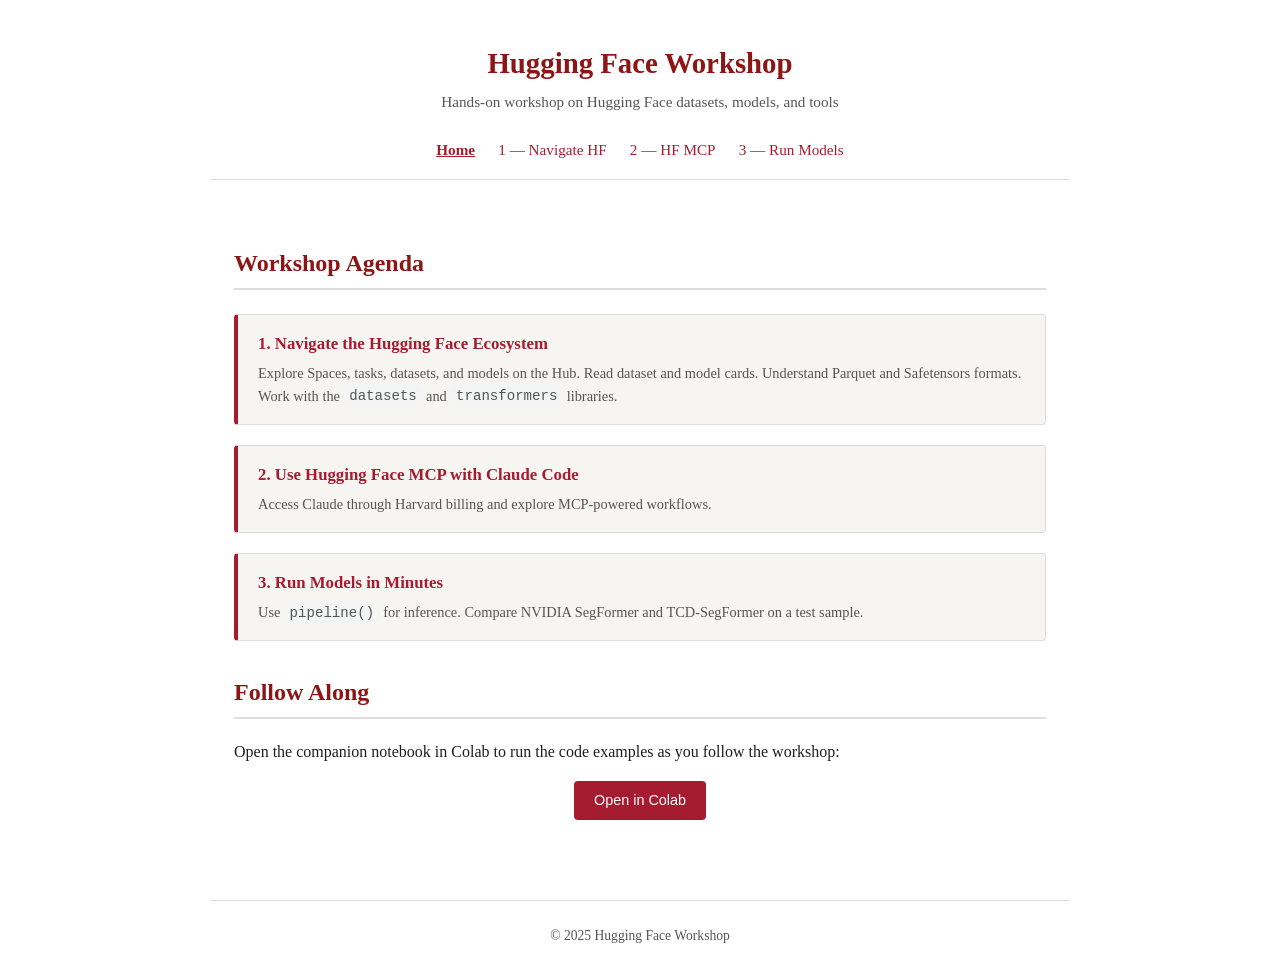
<file: docs/index.html>
<!DOCTYPE html>
<html lang="en">
<head>
  <meta charset="UTF-8">
  <meta name="viewport" content="width=device-width, initial-scale=1.0">
  <title>Hugging Face Workshop</title>
  <link rel="stylesheet" href="style.css">
</head>
<body>

<header>
  <h1>Hugging Face Workshop</h1>
  <p class="subtitle">Hands-on workshop on Hugging Face datasets, models, and tools</p>
</header>

<nav>
  <a href="index.html" class="active">Home</a>
  <a href="section1.html">1 &mdash; Navigate HF</a>
  <a href="section2.html">2 &mdash; HF MCP</a>
  <a href="section3.html">3 &mdash; Run Models</a>

</nav>

<div class="content">

  <h2>Workshop Agenda</h2>

  <div class="session-cards">
    <a href="section1.html" class="session-card">
      <h3>1. Navigate the Hugging Face Ecosystem</h3>
      <p>Explore Spaces, tasks, datasets, and models on the Hub. Read dataset and model cards. Understand Parquet and Safetensors formats. Work with the <code>datasets</code> and <code>transformers</code> libraries.</p>
    </a>
    <a href="section2.html" class="session-card">
      <h3>2. Use Hugging Face MCP with Claude Code</h3>
      <p>Access Claude through Harvard billing and explore MCP-powered workflows.</p>
    </a>
    <a href="section3.html" class="session-card">
      <h3>3. Run Models in Minutes</h3>
      <p>Use <code>pipeline()</code> for inference. Compare NVIDIA SegFormer and TCD-SegFormer on a test sample.</p>
    </a>
  </div>

  <h2>Follow Along</h2>
  <p>Open the companion notebook in Colab to run the code examples as you follow the workshop:</p>
  <p style="text-align:center;">
    <a href="https://colab.research.google.com/github/audiracmichelle/huggingface_workshop/blob/main/follow_along.ipynb" class="btn">Open in Colab</a>
  </p>


</div>

<footer>
  &copy; 2025 Hugging Face Workshop
</footer>

</body>
</html>
</file>
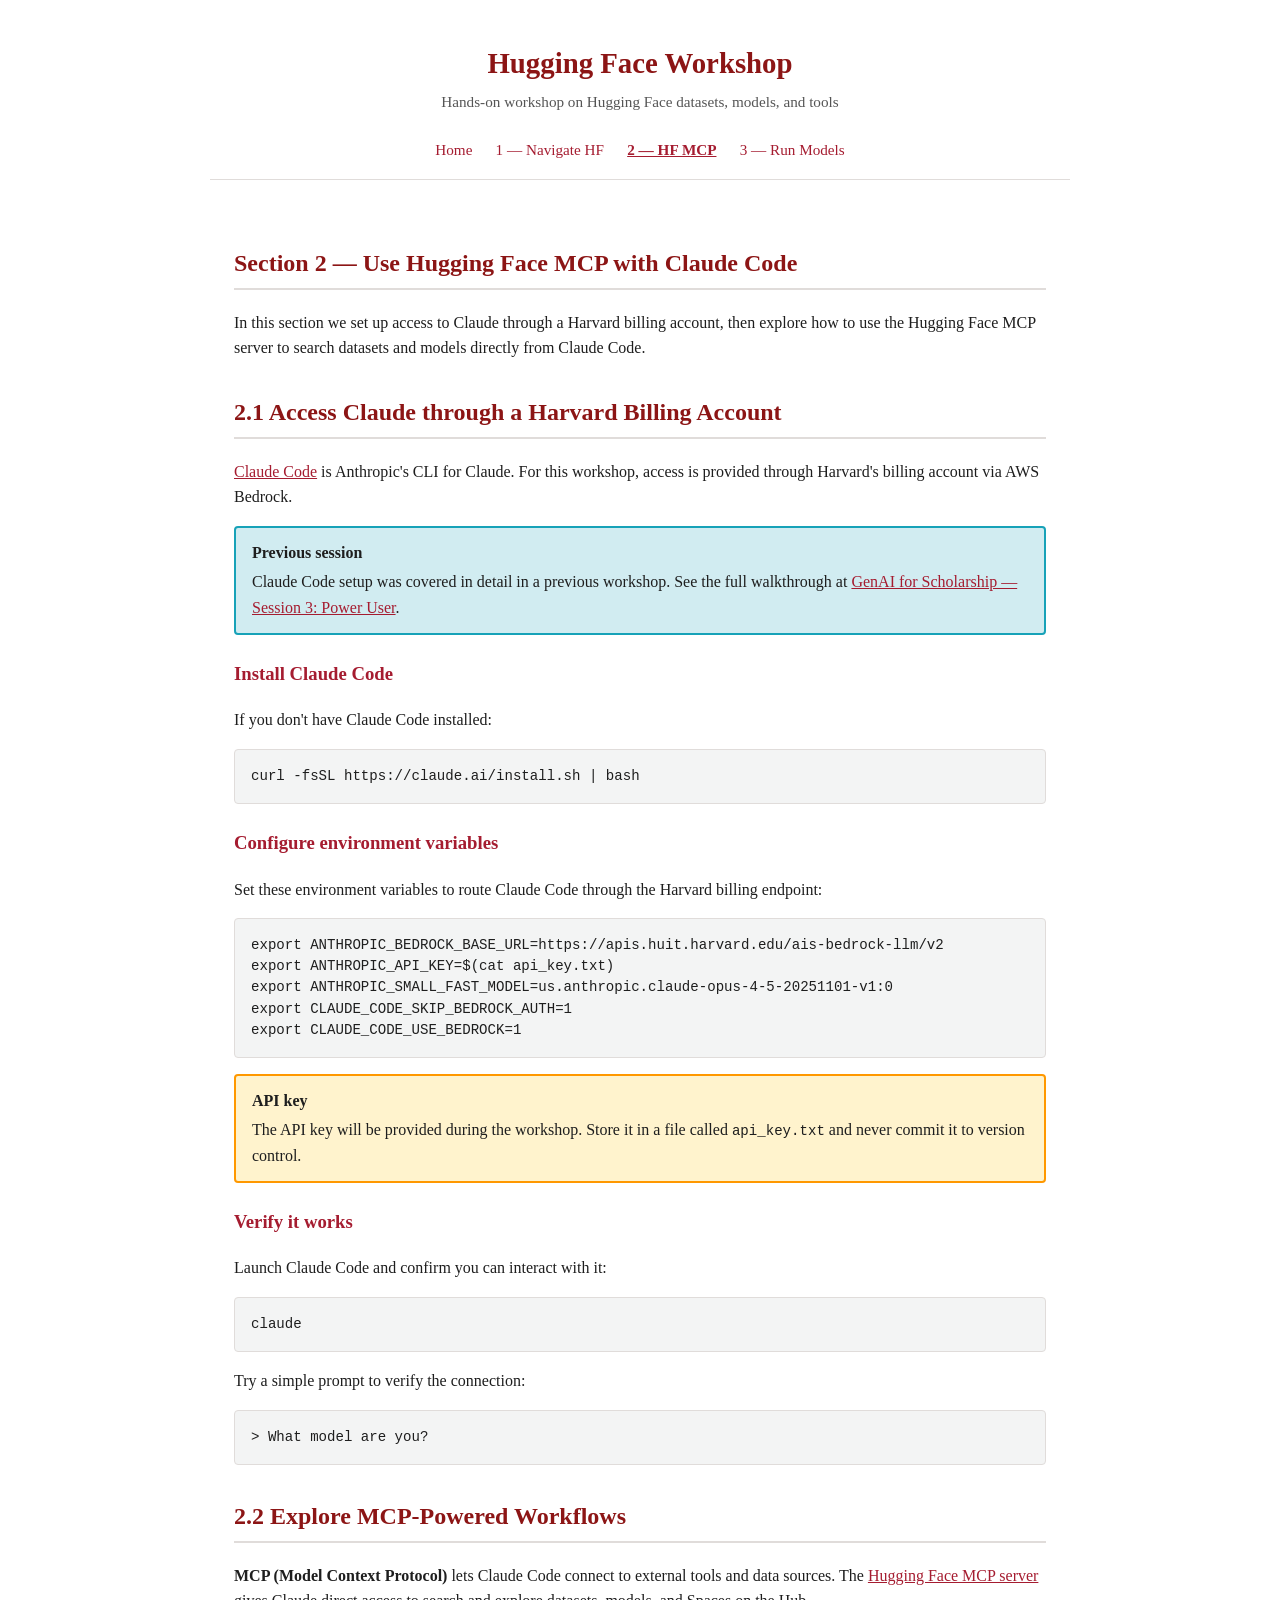
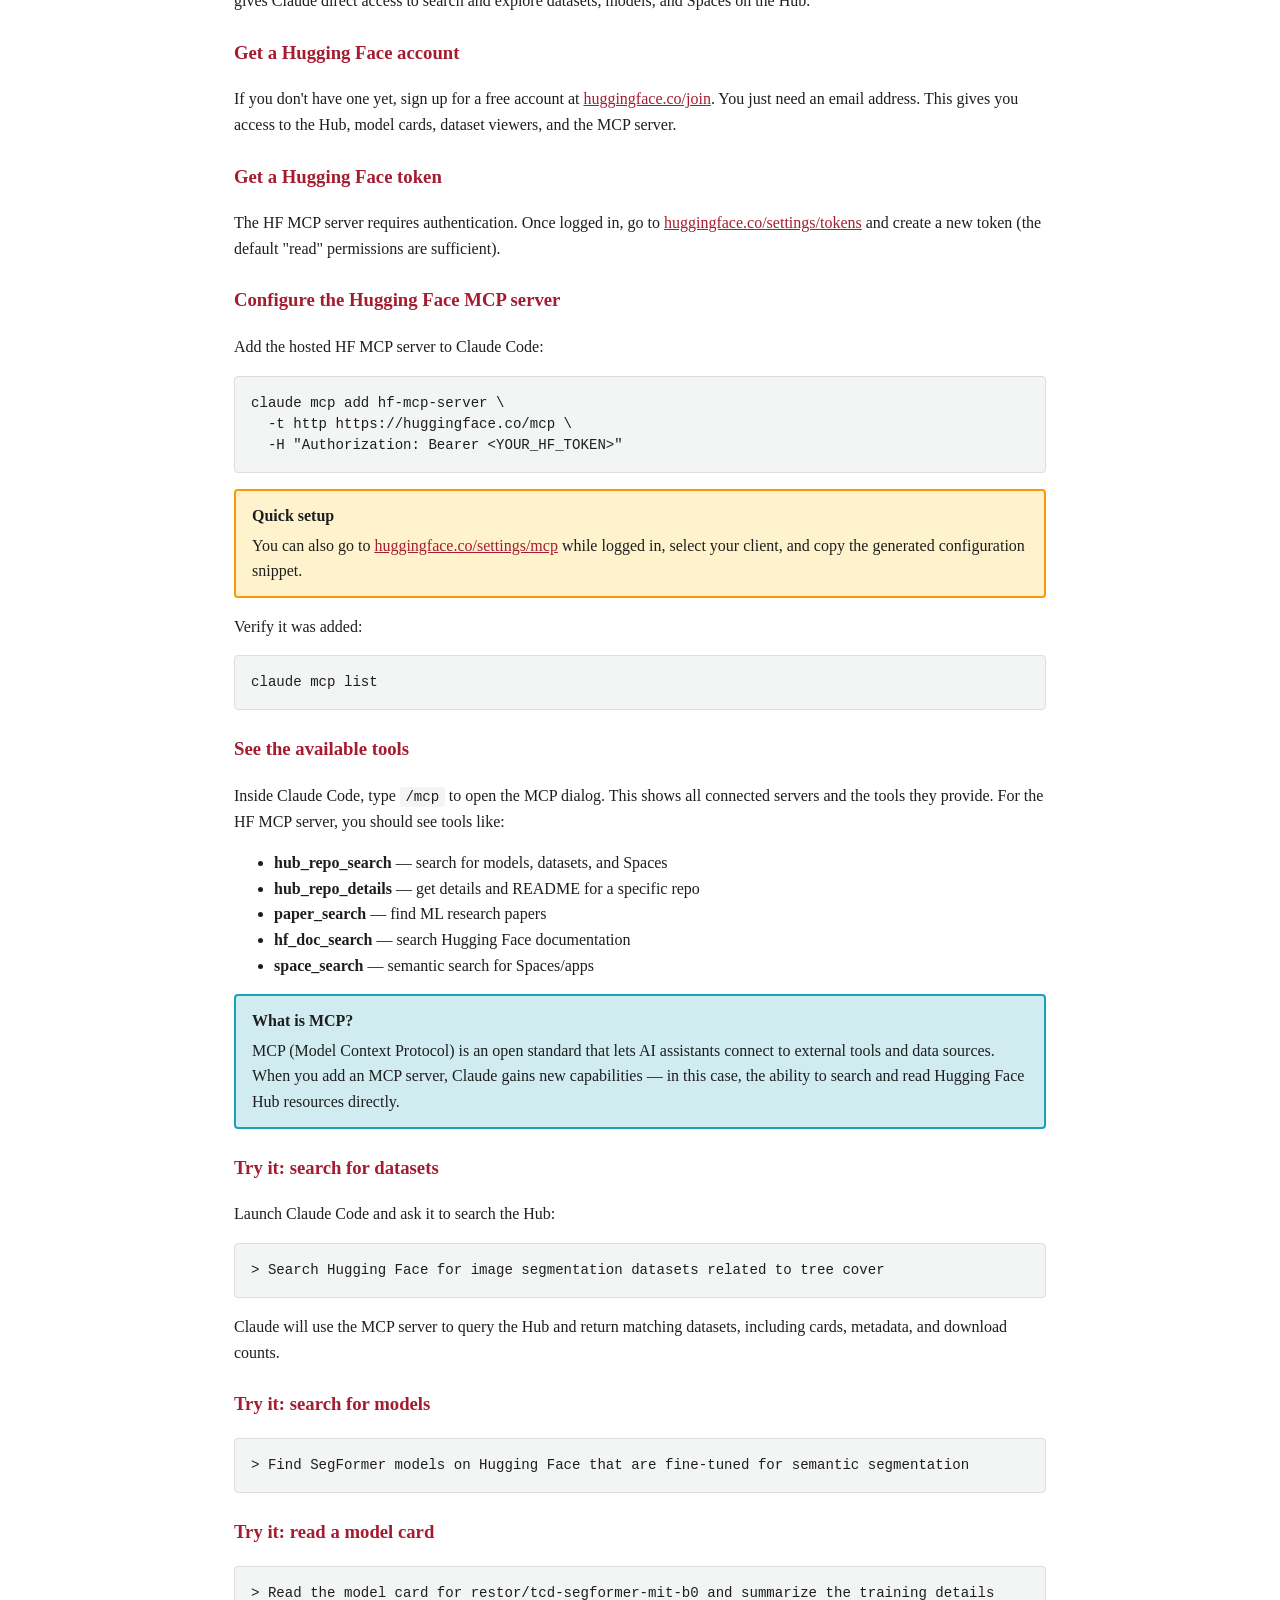
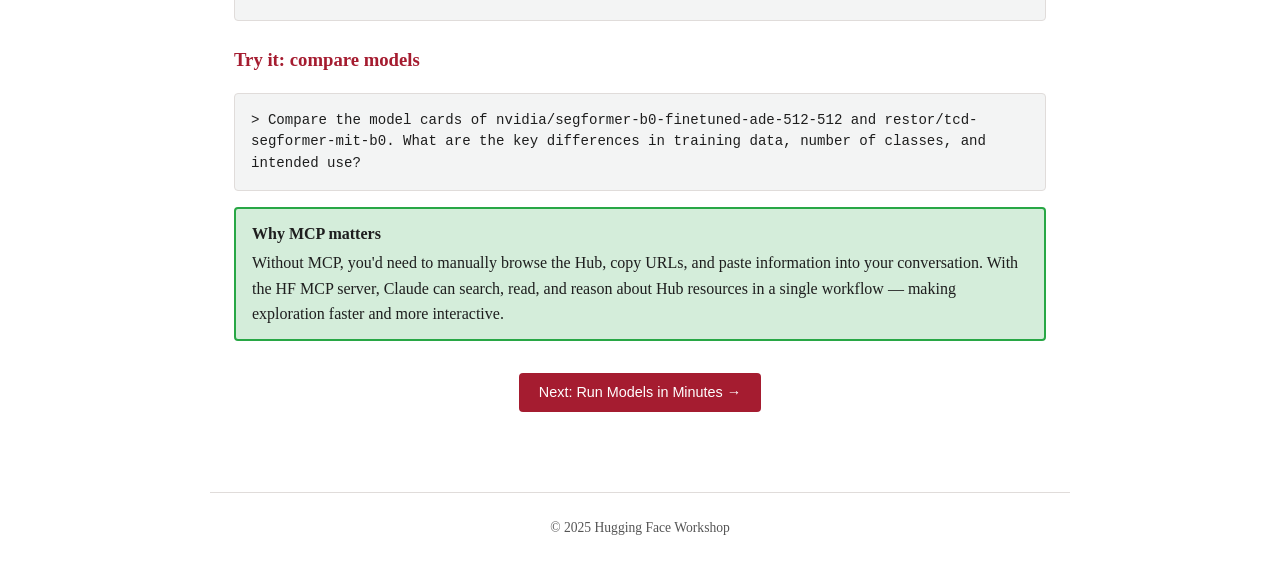
<file: docs/section2.html>
<!DOCTYPE html>
<html lang="en">
<head>
  <meta charset="UTF-8">
  <meta name="viewport" content="width=device-width, initial-scale=1.0">
  <title>2 &mdash; Use Hugging Face MCP with Claude Code</title>
  <link rel="stylesheet" href="style.css">
</head>
<body>

<header>
  <h1>Hugging Face Workshop</h1>
  <p class="subtitle">Hands-on workshop on Hugging Face datasets, models, and tools</p>
</header>

<nav>
  <a href="index.html">Home</a>
  <a href="section1.html">1 &mdash; Navigate HF</a>
  <a href="section2.html" class="active">2 &mdash; HF MCP</a>
  <a href="section3.html">3 &mdash; Run Models</a>

</nav>

<div class="content">

  <h2>Section 2 &mdash; Use Hugging Face MCP with Claude Code</h2>
  <p>In this section we set up access to Claude through a Harvard billing account, then explore how to use the Hugging Face MCP server to search datasets and models directly from Claude Code.</p>

  <!-- ════════════════════════════════════════════ -->
  <h2>2.1 Access Claude through a Harvard Billing Account</h2>

  <p><a href="https://claude.ai/code" target="_blank">Claude Code</a> is Anthropic's CLI for Claude. For this workshop, access is provided through Harvard's billing account via AWS Bedrock.</p>

  <div class="callout blue">
    <strong>Previous session</strong>
    Claude Code setup was covered in detail in a previous workshop. See the full walkthrough at
    <a href="https://astrostubbs.github.io/GenAI-for-Scholarship/session3-power-user.html" target="_blank">GenAI for Scholarship &mdash; Session 3: Power User</a>.
  </div>

  <h3>Install Claude Code</h3>

  <p>If you don't have Claude Code installed:</p>

<pre><code>curl -fsSL https://claude.ai/install.sh | bash</code></pre>

  <h3>Configure environment variables</h3>

  <p>Set these environment variables to route Claude Code through the Harvard billing endpoint:</p>

<pre><code>export ANTHROPIC_BEDROCK_BASE_URL=https://apis.huit.harvard.edu/ais-bedrock-llm/v2
export ANTHROPIC_API_KEY=$(cat api_key.txt)
export ANTHROPIC_SMALL_FAST_MODEL=us.anthropic.claude-opus-4-5-20251101-v1:0
export CLAUDE_CODE_SKIP_BEDROCK_AUTH=1
export CLAUDE_CODE_USE_BEDROCK=1</code></pre>

  <div class="callout yellow">
    <strong>API key</strong>
    The API key will be provided during the workshop. Store it in a file called <code>api_key.txt</code> and never commit it to version control.
  </div>

  <h3>Verify it works</h3>

  <p>Launch Claude Code and confirm you can interact with it:</p>

<pre><code>claude</code></pre>

  <p>Try a simple prompt to verify the connection:</p>

<pre><code>> What model are you?</code></pre>

  <!-- ════════════════════════════════════════════ -->
  <h2>2.2 Explore MCP-Powered Workflows</h2>

  <p><strong>MCP (Model Context Protocol)</strong> lets Claude Code connect to external tools and data sources. The <a href="https://huggingface.co/docs/hub/agents-mcp" target="_blank">Hugging Face MCP server</a> gives Claude direct access to search and explore datasets, models, and Spaces on the Hub.</p>

  <h3>Get a Hugging Face account</h3>

  <p>If you don't have one yet, sign up for a free account at <a href="https://huggingface.co/join" target="_blank">huggingface.co/join</a>. You just need an email address. This gives you access to the Hub, model cards, dataset viewers, and the MCP server.</p>

  <h3>Get a Hugging Face token</h3>

  <p>The HF MCP server requires authentication. Once logged in, go to <a href="https://huggingface.co/settings/tokens" target="_blank">huggingface.co/settings/tokens</a> and create a new token (the default "read" permissions are sufficient).</p>

  <h3>Configure the Hugging Face MCP server</h3>

  <p>Add the hosted HF MCP server to Claude Code:</p>

<pre><code>claude mcp add hf-mcp-server \
  -t http https://huggingface.co/mcp \
  -H "Authorization: Bearer &lt;YOUR_HF_TOKEN&gt;"</code></pre>

  <div class="callout yellow">
    <strong>Quick setup</strong>
    You can also go to <a href="https://huggingface.co/settings/mcp" target="_blank">huggingface.co/settings/mcp</a> while logged in, select your client, and copy the generated configuration snippet.
  </div>

  <p>Verify it was added:</p>

<pre><code>claude mcp list</code></pre>

  <h3>See the available tools</h3>

  <p>Inside Claude Code, type <code>/mcp</code> to open the MCP dialog. This shows all connected servers and the tools they provide. For the HF MCP server, you should see tools like:</p>

  <ul>
    <li><strong>hub_repo_search</strong> &mdash; search for models, datasets, and Spaces</li>
    <li><strong>hub_repo_details</strong> &mdash; get details and README for a specific repo</li>
    <li><strong>paper_search</strong> &mdash; find ML research papers</li>
    <li><strong>hf_doc_search</strong> &mdash; search Hugging Face documentation</li>
    <li><strong>space_search</strong> &mdash; semantic search for Spaces/apps</li>
  </ul>

  <div class="callout blue">
    <strong>What is MCP?</strong>
    MCP (Model Context Protocol) is an open standard that lets AI assistants connect to external tools and data sources.
    When you add an MCP server, Claude gains new capabilities &mdash; in this case, the ability to search and read Hugging Face Hub resources directly.
  </div>

  <h3>Try it: search for datasets</h3>

  <p>Launch Claude Code and ask it to search the Hub:</p>

<pre><code>> Search Hugging Face for image segmentation datasets related to tree cover</code></pre>

  <p>Claude will use the MCP server to query the Hub and return matching datasets, including cards, metadata, and download counts.</p>

  <h3>Try it: search for models</h3>

<pre><code>> Find SegFormer models on Hugging Face that are fine-tuned for semantic segmentation</code></pre>

  <h3>Try it: read a model card</h3>

<pre><code>> Read the model card for restor/tcd-segformer-mit-b0 and summarize the training details</code></pre>

  <h3>Try it: compare models</h3>

<pre><code>> Compare the model cards of nvidia/segformer-b0-finetuned-ade-512-512 and restor/tcd-segformer-mit-b0. What are the key differences in training data, number of classes, and intended use?</code></pre>

  <div class="callout green">
    <strong>Why MCP matters</strong>
    Without MCP, you'd need to manually browse the Hub, copy URLs, and paste information into your conversation.
    With the HF MCP server, Claude can search, read, and reason about Hub resources in a single workflow &mdash; making exploration faster and more interactive.
  </div>

  <p style="text-align:center; margin-top:2rem;">
    <a href="section3.html" class="btn">Next: Run Models in Minutes &rarr;</a>
  </p>

</div>

<footer>
  &copy; 2025 Hugging Face Workshop
</footer>

</body>
</html>
</file>
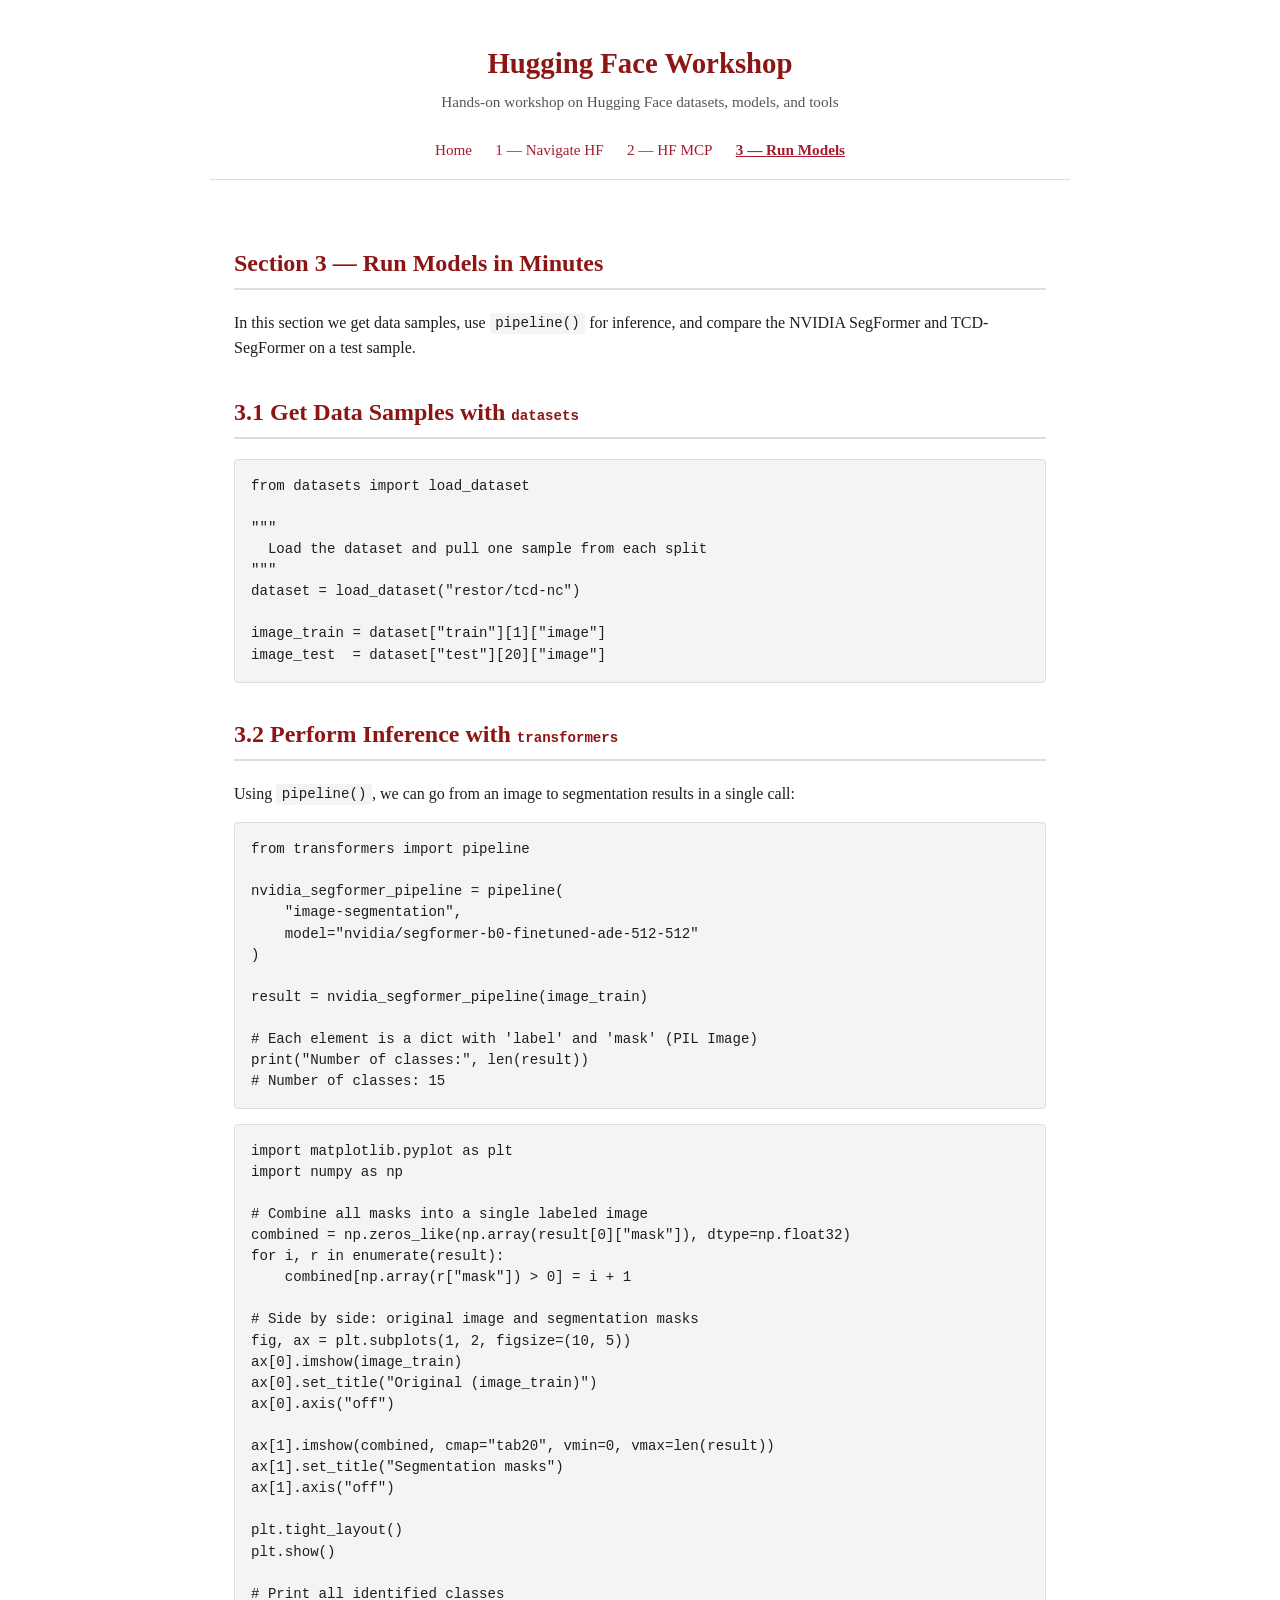
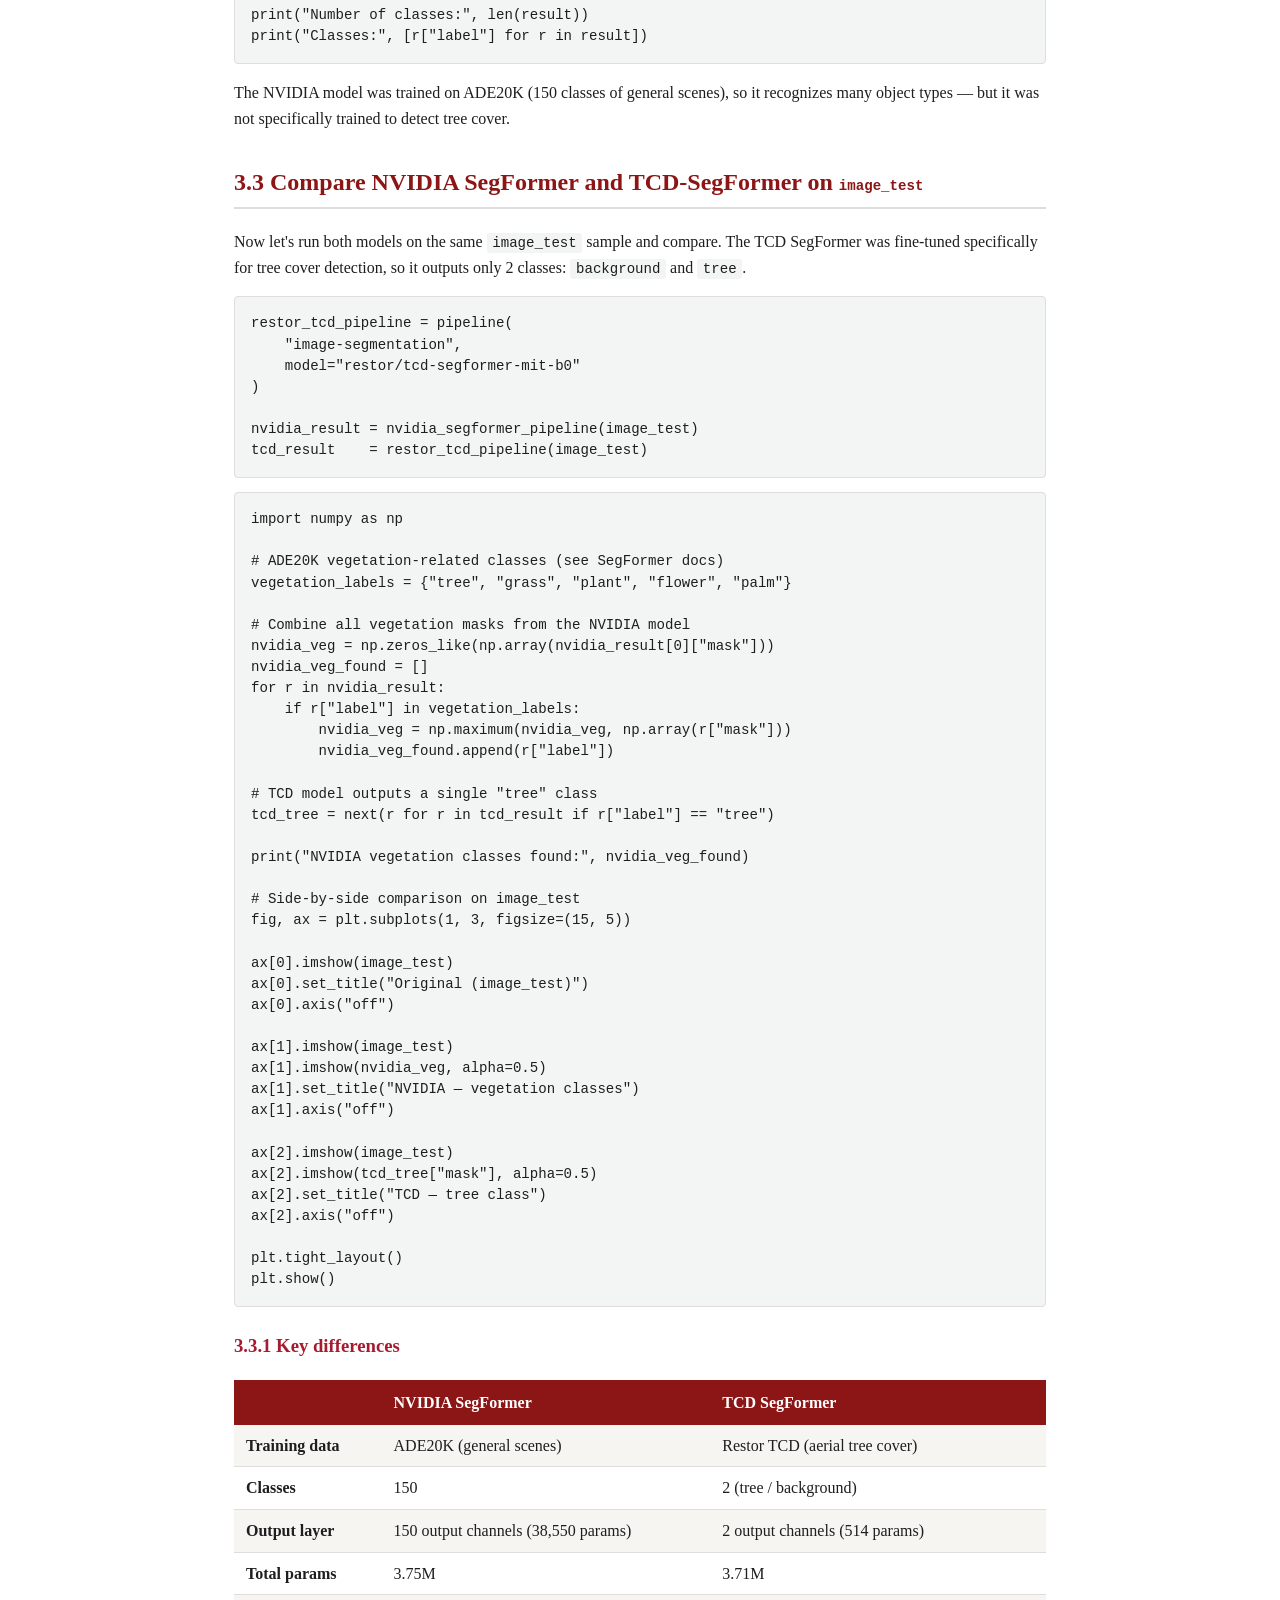
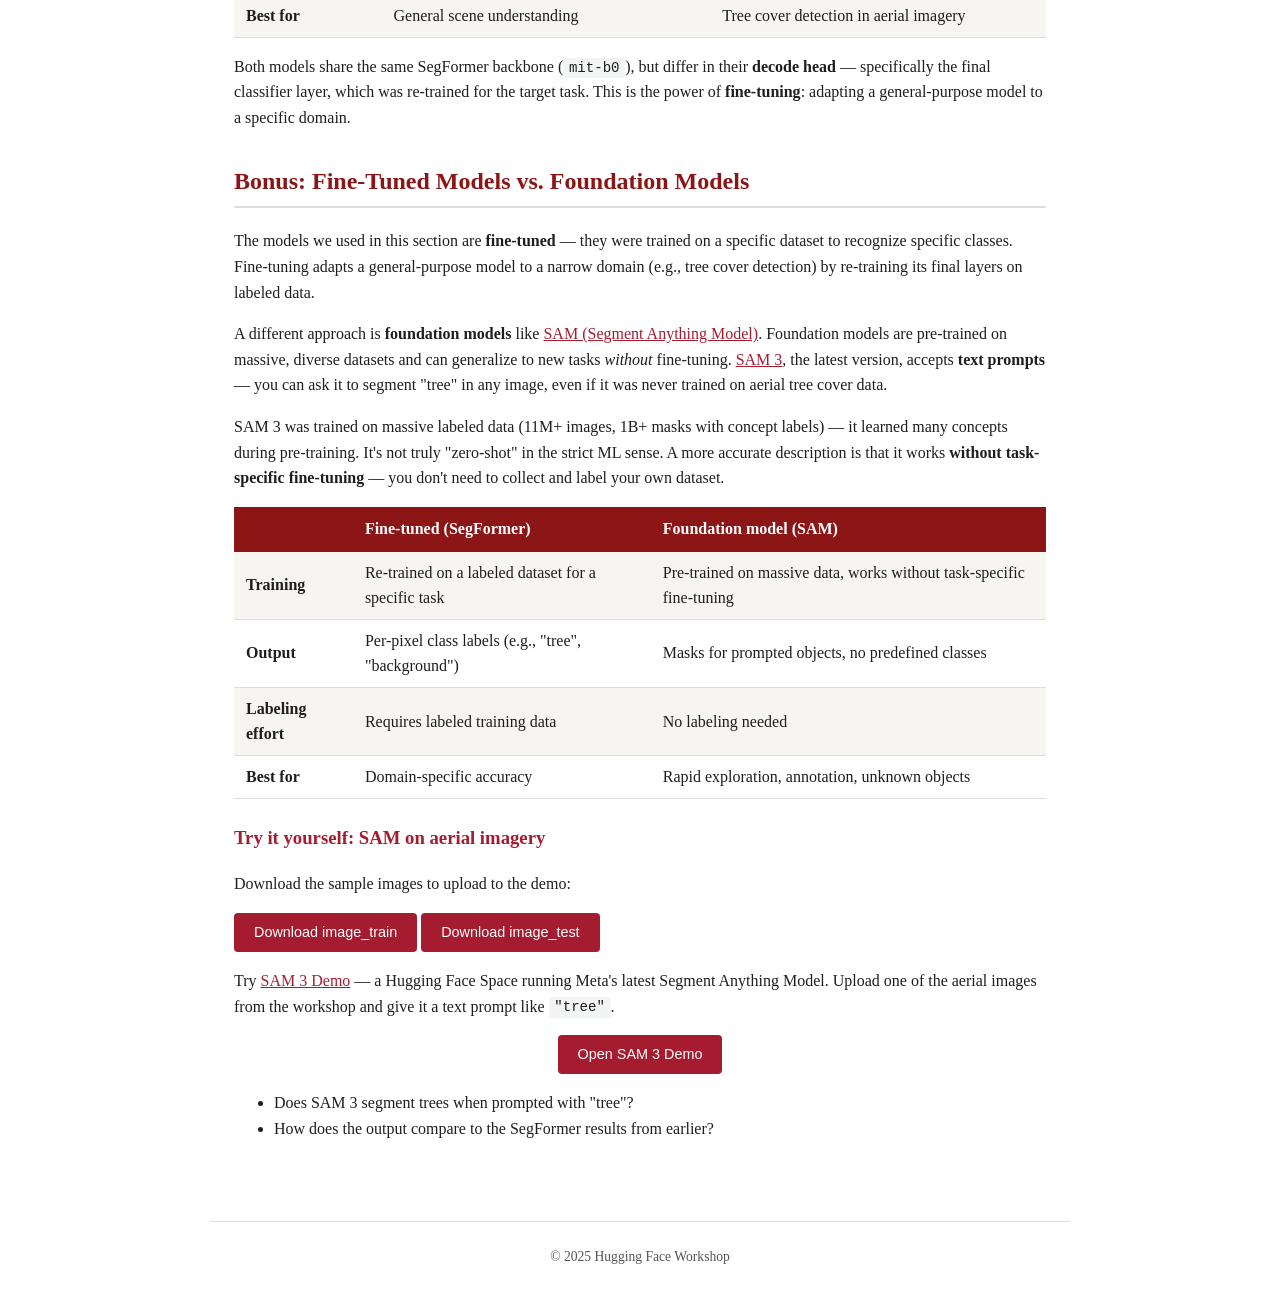
<file: docs/section3.html>
<!DOCTYPE html>
<html lang="en">
<head>
  <meta charset="UTF-8">
  <meta name="viewport" content="width=device-width, initial-scale=1.0">
  <title>3 &mdash; Run Models in Minutes</title>
  <link rel="stylesheet" href="style.css">
</head>
<body>

<header>
  <h1>Hugging Face Workshop</h1>
  <p class="subtitle">Hands-on workshop on Hugging Face datasets, models, and tools</p>
</header>

<nav>
  <a href="index.html">Home</a>
  <a href="section1.html">1 &mdash; Navigate HF</a>
  <a href="section2.html">2 &mdash; HF MCP</a>
  <a href="section3.html" class="active">3 &mdash; Run Models</a>

</nav>

<div class="content">

  <h2>Section 3 &mdash; Run Models in Minutes</h2>
  <p>In this section we get data samples, use <code>pipeline()</code> for inference, and compare the NVIDIA SegFormer and TCD-SegFormer on a test sample.</p>

  <!-- ════════════════════════════════════════════ -->
  <h2>3.1 Get Data Samples with <code>datasets</code></h2>

<pre><code>from datasets import load_dataset

"""
  Load the dataset and pull one sample from each split
"""
dataset = load_dataset("restor/tcd-nc")

image_train = dataset["train"][1]["image"]
image_test  = dataset["test"][20]["image"]</code></pre>

  <!-- ════════════════════════════════════════════ -->
  <h2>3.2 Perform Inference with <code>transformers</code></h2>

  <p>Using <code>pipeline()</code>, we can go from an image to segmentation results in a single call:</p>

<pre><code>from transformers import pipeline

nvidia_segformer_pipeline = pipeline(
    "image-segmentation",
    model="nvidia/segformer-b0-finetuned-ade-512-512"
)

result = nvidia_segformer_pipeline(image_train)

# Each element is a dict with 'label' and 'mask' (PIL Image)
print("Number of classes:", len(result))
# Number of classes: 15</code></pre>

<pre><code>import matplotlib.pyplot as plt
import numpy as np

# Combine all masks into a single labeled image
combined = np.zeros_like(np.array(result[0]["mask"]), dtype=np.float32)
for i, r in enumerate(result):
    combined[np.array(r["mask"]) > 0] = i + 1

# Side by side: original image and segmentation masks
fig, ax = plt.subplots(1, 2, figsize=(10, 5))
ax[0].imshow(image_train)
ax[0].set_title("Original (image_train)")
ax[0].axis("off")

ax[1].imshow(combined, cmap="tab20", vmin=0, vmax=len(result))
ax[1].set_title("Segmentation masks")
ax[1].axis("off")

plt.tight_layout()
plt.show()

# Print all identified classes
print("Number of classes:", len(result))
print("Classes:", [r["label"] for r in result])</code></pre>

  <p>The NVIDIA model was trained on ADE20K (150 classes of general scenes), so it recognizes many object types &mdash; but it was not specifically trained to detect tree cover.</p>

  <!-- ════════════════════════════════════════════ -->
  <h2>3.3 Compare NVIDIA SegFormer and TCD-SegFormer on <code>image_test</code></h2>

  <p>Now let's run both models on the same <code>image_test</code> sample and compare. The TCD SegFormer was fine-tuned specifically for tree cover detection, so it outputs only 2 classes: <code>background</code> and <code>tree</code>.</p>

<pre><code>restor_tcd_pipeline = pipeline(
    "image-segmentation",
    model="restor/tcd-segformer-mit-b0"
)

nvidia_result = nvidia_segformer_pipeline(image_test)
tcd_result    = restor_tcd_pipeline(image_test)</code></pre>

<pre><code>import numpy as np

# ADE20K vegetation-related classes (see SegFormer docs)
vegetation_labels = {"tree", "grass", "plant", "flower", "palm"}

# Combine all vegetation masks from the NVIDIA model
nvidia_veg = np.zeros_like(np.array(nvidia_result[0]["mask"]))
nvidia_veg_found = []
for r in nvidia_result:
    if r["label"] in vegetation_labels:
        nvidia_veg = np.maximum(nvidia_veg, np.array(r["mask"]))
        nvidia_veg_found.append(r["label"])

# TCD model outputs a single "tree" class
tcd_tree = next(r for r in tcd_result if r["label"] == "tree")

print("NVIDIA vegetation classes found:", nvidia_veg_found)

# Side-by-side comparison on image_test
fig, ax = plt.subplots(1, 3, figsize=(15, 5))

ax[0].imshow(image_test)
ax[0].set_title("Original (image_test)")
ax[0].axis("off")

ax[1].imshow(image_test)
ax[1].imshow(nvidia_veg, alpha=0.5)
ax[1].set_title("NVIDIA — vegetation classes")
ax[1].axis("off")

ax[2].imshow(image_test)
ax[2].imshow(tcd_tree["mask"], alpha=0.5)
ax[2].set_title("TCD — tree class")
ax[2].axis("off")

plt.tight_layout()
plt.show()</code></pre>

  <h3>3.3.1 Key differences</h3>

  <table>
    <tr><th></th><th>NVIDIA SegFormer</th><th>TCD SegFormer</th></tr>
    <tr>
      <td><strong>Training data</strong></td>
      <td>ADE20K (general scenes)</td>
      <td>Restor TCD (aerial tree cover)</td>
    </tr>
    <tr>
      <td><strong>Classes</strong></td>
      <td>150</td>
      <td>2 (tree / background)</td>
    </tr>
    <tr>
      <td><strong>Output layer</strong></td>
      <td>150 output channels (38,550 params)</td>
      <td>2 output channels (514 params)</td>
    </tr>
    <tr>
      <td><strong>Total params</strong></td>
      <td>3.75M</td>
      <td>3.71M</td>
    </tr>
    <tr>
      <td><strong>Best for</strong></td>
      <td>General scene understanding</td>
      <td>Tree cover detection in aerial imagery</td>
    </tr>
  </table>

  <p>Both models share the same SegFormer backbone (<code>mit-b0</code>), but differ in their <strong>decode head</strong> &mdash; specifically the final classifier layer, which was re-trained for the target task. This is the power of <strong>fine-tuning</strong>: adapting a general-purpose model to a specific domain.</p>

  <!-- ════════════════════════════════════════════ -->
  <h2>Bonus: Fine-Tuned Models vs. Foundation Models</h2>

  <p>The models we used in this section are <strong>fine-tuned</strong> &mdash; they were trained on a specific dataset to recognize specific classes. Fine-tuning adapts a general-purpose model to a narrow domain (e.g., tree cover detection) by re-training its final layers on labeled data.</p>

  <p>A different approach is <strong>foundation models</strong> like <a href="https://ai.meta.com/research/publications/sam-3-segment-anything-with-concepts/" target="_blank">SAM (Segment Anything Model)</a>. Foundation models are pre-trained on massive, diverse datasets and can generalize to new tasks <em>without</em> fine-tuning. <a href="https://ai.meta.com/research/publications/sam-3-segment-anything-with-concepts/" target="_blank">SAM 3</a>, the latest version, accepts <strong>text prompts</strong> &mdash; you can ask it to segment "tree" in any image, even if it was never trained on aerial tree cover data.</p>

  <p>SAM 3 was trained on massive labeled data (11M+ images, 1B+ masks with concept labels) &mdash; it learned many concepts during pre-training. It's not truly "zero-shot" in the strict ML sense. A more accurate description is that it works <strong>without task-specific fine-tuning</strong> &mdash; you don't need to collect and label your own dataset.</p>

  <table>
    <tr><th></th><th>Fine-tuned (SegFormer)</th><th>Foundation model (SAM)</th></tr>
    <tr>
      <td><strong>Training</strong></td>
      <td>Re-trained on a labeled dataset for a specific task</td>
      <td>Pre-trained on massive data, works without task-specific fine-tuning</td>
    </tr>
    <tr>
      <td><strong>Output</strong></td>
      <td>Per-pixel class labels (e.g., "tree", "background")</td>
      <td>Masks for prompted objects, no predefined classes</td>
    </tr>
    <tr>
      <td><strong>Labeling effort</strong></td>
      <td>Requires labeled training data</td>
      <td>No labeling needed</td>
    </tr>
    <tr>
      <td><strong>Best for</strong></td>
      <td>Domain-specific accuracy</td>
      <td>Rapid exploration, annotation, unknown objects</td>
    </tr>
  </table>

  <h3>Try it yourself: SAM on aerial imagery</h3>

  <p>Download the sample images to upload to the demo:</p>
  <p>
    <a href="images/image_train.png" download class="btn">Download image_train</a>
    <a href="images/image_test.png" download class="btn">Download image_test</a>
  </p>

  <p>Try <a href="https://huggingface.co/spaces/prithivMLmods/SAM3-Demo" target="_blank">SAM 3 Demo</a> &mdash; a Hugging Face Space running Meta's latest Segment Anything Model. Upload one of the aerial images from the workshop and give it a text prompt like <code>"tree"</code>.</p>

  <p style="text-align:center;">
    <a href="https://huggingface.co/spaces/prithivMLmods/SAM3-Demo" target="_blank" class="btn">Open SAM 3 Demo</a>
  </p>

  <ul>
    <li>Does SAM 3 segment trees when prompted with "tree"?</li>
    <li>How does the output compare to the SegFormer results from earlier?</li>
  </ul>

</div>

<footer>
  &copy; 2025 Hugging Face Workshop
</footer>

</body>
</html>
</file>
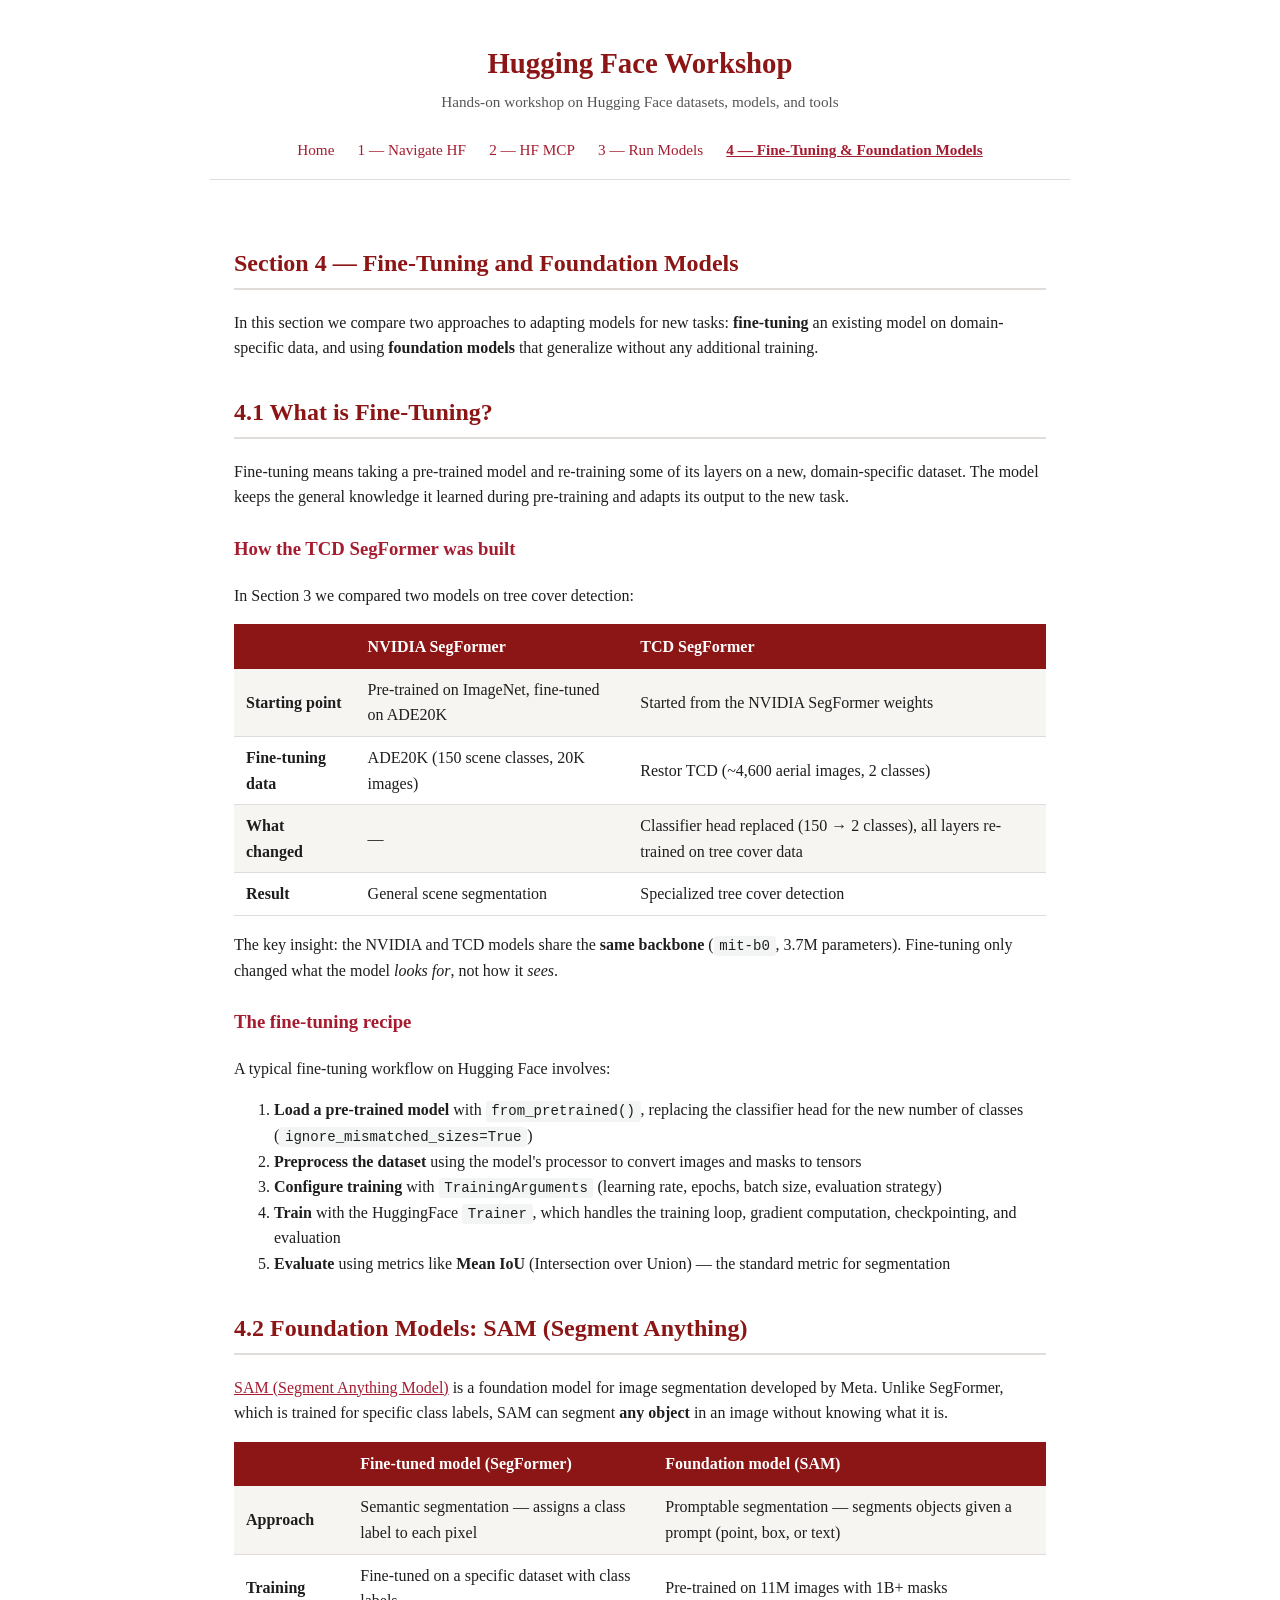
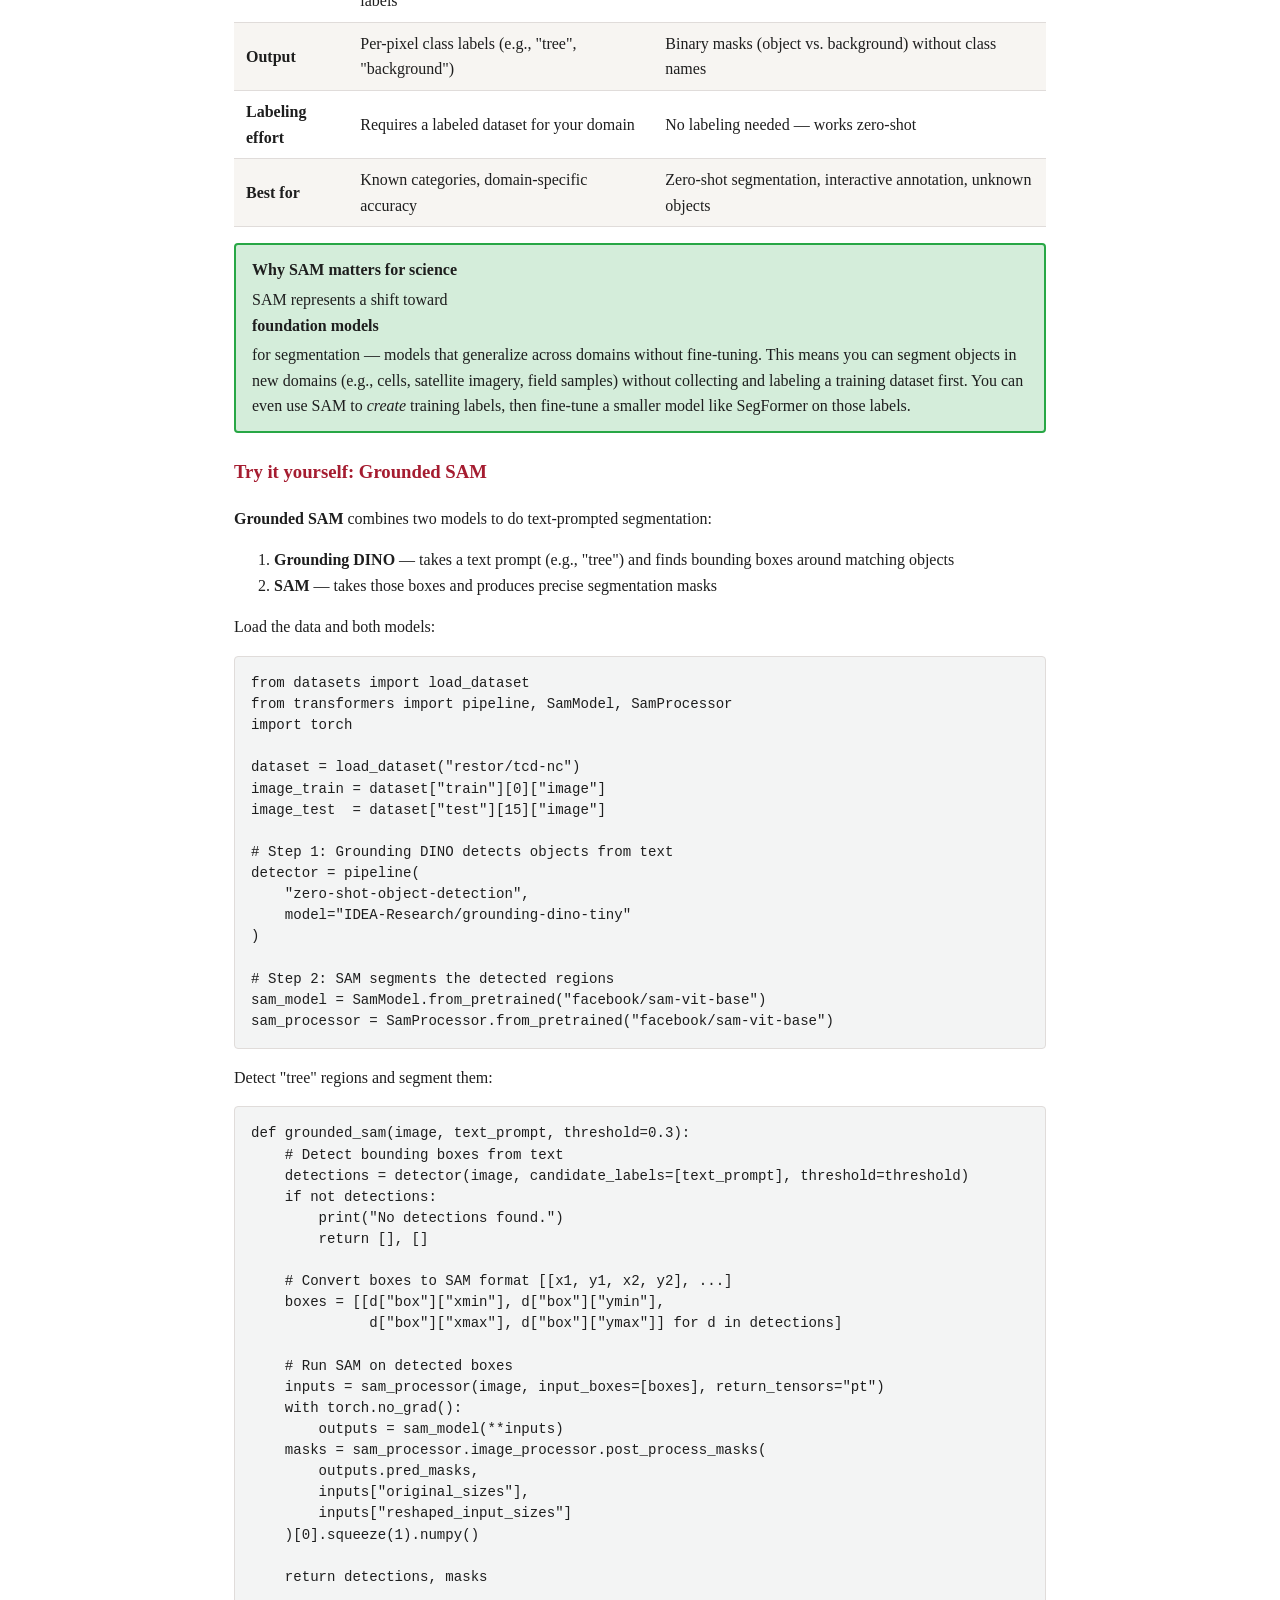
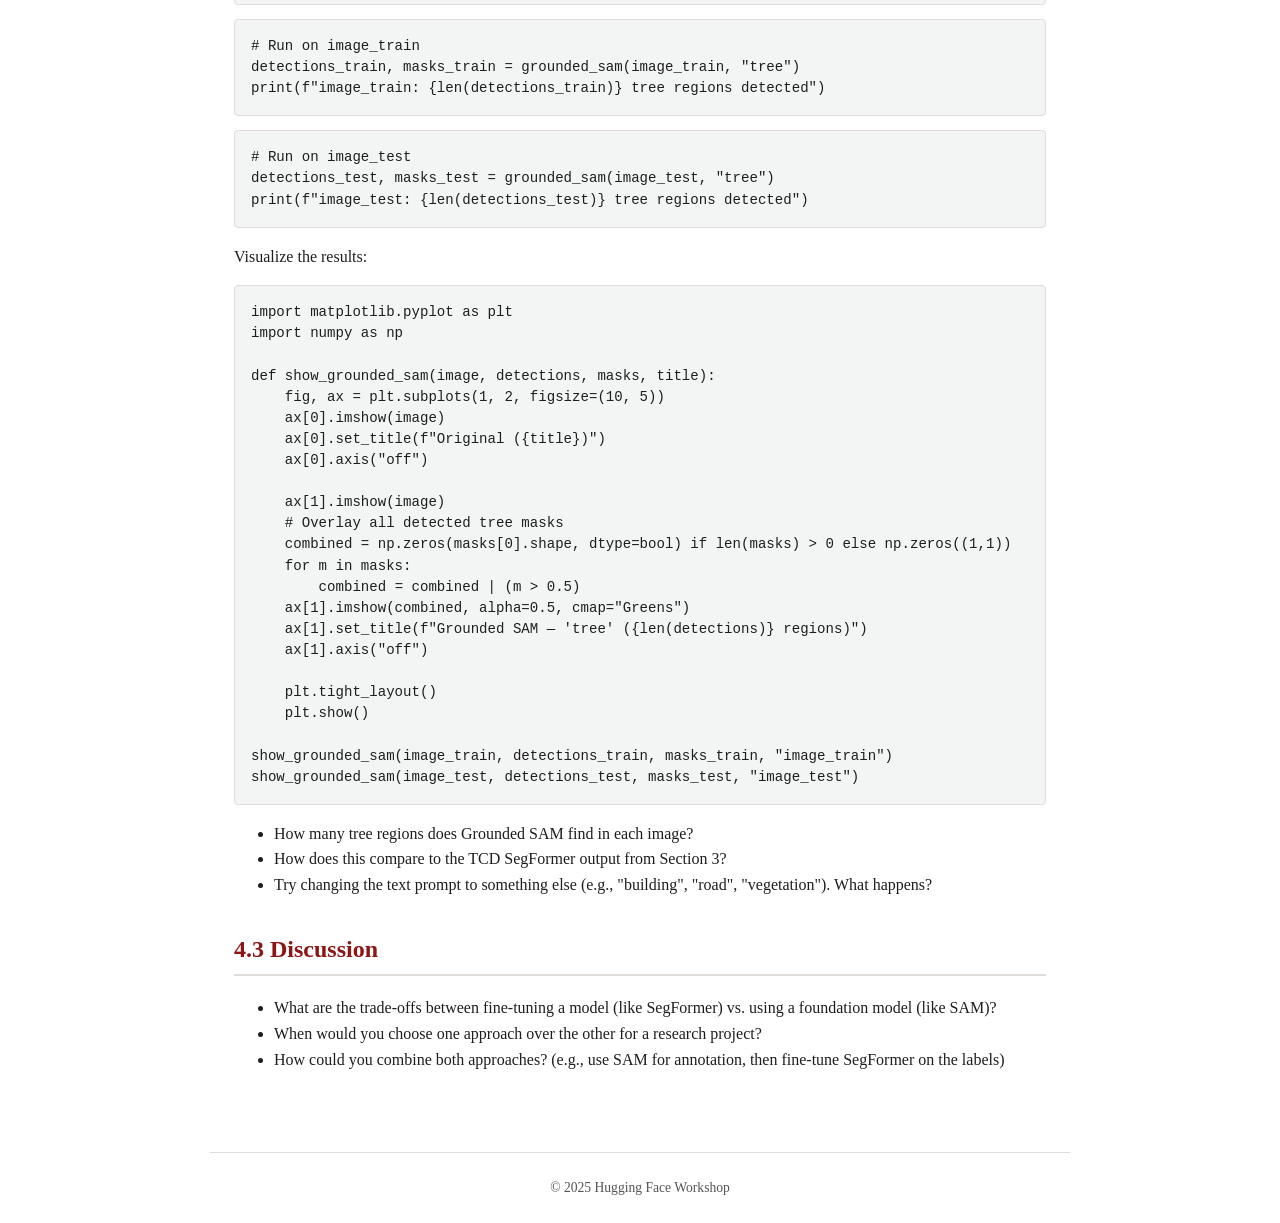
<file: docs/section4.html>
<!DOCTYPE html>
<html lang="en">
<head>
  <meta charset="UTF-8">
  <meta name="viewport" content="width=device-width, initial-scale=1.0">
  <title>4 &mdash; Fine-Tuning and Foundation Models</title>
  <link rel="stylesheet" href="style.css">
</head>
<body>

<header>
  <h1>Hugging Face Workshop</h1>
  <p class="subtitle">Hands-on workshop on Hugging Face datasets, models, and tools</p>
</header>

<nav>
  <a href="index.html">Home</a>
  <a href="section1.html">1 &mdash; Navigate HF</a>
  <a href="section2.html">2 &mdash; HF MCP</a>
  <a href="section3.html">3 &mdash; Run Models</a>
  <a href="section4.html" class="active">4 &mdash; Fine-Tuning &amp; Foundation Models</a>
</nav>

<div class="content">

  <h2>Section 4 &mdash; Fine-Tuning and Foundation Models</h2>
  <p>In this section we compare two approaches to adapting models for new tasks: <strong>fine-tuning</strong> an existing model on domain-specific data, and using <strong>foundation models</strong> that generalize without any additional training.</p>

  <!-- ════════════════════════════════════════════ -->
  <h2>4.1 What is Fine-Tuning?</h2>

  <p>Fine-tuning means taking a pre-trained model and re-training some of its layers on a new, domain-specific dataset. The model keeps the general knowledge it learned during pre-training and adapts its output to the new task.</p>

  <h3>How the TCD SegFormer was built</h3>

  <p>In Section 3 we compared two models on tree cover detection:</p>

  <table>
    <tr><th></th><th>NVIDIA SegFormer</th><th>TCD SegFormer</th></tr>
    <tr>
      <td><strong>Starting point</strong></td>
      <td>Pre-trained on ImageNet, fine-tuned on ADE20K</td>
      <td>Started from the NVIDIA SegFormer weights</td>
    </tr>
    <tr>
      <td><strong>Fine-tuning data</strong></td>
      <td>ADE20K (150 scene classes, 20K images)</td>
      <td>Restor TCD (~4,600 aerial images, 2 classes)</td>
    </tr>
    <tr>
      <td><strong>What changed</strong></td>
      <td>&mdash;</td>
      <td>Classifier head replaced (150 &rarr; 2 classes), all layers re-trained on tree cover data</td>
    </tr>
    <tr>
      <td><strong>Result</strong></td>
      <td>General scene segmentation</td>
      <td>Specialized tree cover detection</td>
    </tr>
  </table>

  <p>The key insight: the NVIDIA and TCD models share the <strong>same backbone</strong> (<code>mit-b0</code>, 3.7M parameters). Fine-tuning only changed what the model <em>looks for</em>, not how it <em>sees</em>.</p>

  <h3>The fine-tuning recipe</h3>

  <p>A typical fine-tuning workflow on Hugging Face involves:</p>

  <ol>
    <li><strong>Load a pre-trained model</strong> with <code>from_pretrained()</code>, replacing the classifier head for the new number of classes (<code>ignore_mismatched_sizes=True</code>)</li>
    <li><strong>Preprocess the dataset</strong> using the model's processor to convert images and masks to tensors</li>
    <li><strong>Configure training</strong> with <code>TrainingArguments</code> (learning rate, epochs, batch size, evaluation strategy)</li>
    <li><strong>Train</strong> with the HuggingFace <code>Trainer</code>, which handles the training loop, gradient computation, checkpointing, and evaluation</li>
    <li><strong>Evaluate</strong> using metrics like <strong>Mean IoU</strong> (Intersection over Union) &mdash; the standard metric for segmentation</li>
  </ol>

  <!-- ════════════════════════════════════════════ -->
  <h2>4.2 Foundation Models: SAM (Segment Anything)</h2>

  <p><a href="https://segment-anything.com/" target="_blank">SAM (Segment Anything Model)</a> is a foundation model for image segmentation developed by Meta. Unlike SegFormer, which is trained for specific class labels, SAM can segment <strong>any object</strong> in an image without knowing what it is.</p>

  <table>
    <tr><th></th><th>Fine-tuned model (SegFormer)</th><th>Foundation model (SAM)</th></tr>
    <tr>
      <td><strong>Approach</strong></td>
      <td>Semantic segmentation &mdash; assigns a class label to each pixel</td>
      <td>Promptable segmentation &mdash; segments objects given a prompt (point, box, or text)</td>
    </tr>
    <tr>
      <td><strong>Training</strong></td>
      <td>Fine-tuned on a specific dataset with class labels</td>
      <td>Pre-trained on 11M images with 1B+ masks</td>
    </tr>
    <tr>
      <td><strong>Output</strong></td>
      <td>Per-pixel class labels (e.g., "tree", "background")</td>
      <td>Binary masks (object vs. background) without class names</td>
    </tr>
    <tr>
      <td><strong>Labeling effort</strong></td>
      <td>Requires a labeled dataset for your domain</td>
      <td>No labeling needed &mdash; works zero-shot</td>
    </tr>
    <tr>
      <td><strong>Best for</strong></td>
      <td>Known categories, domain-specific accuracy</td>
      <td>Zero-shot segmentation, interactive annotation, unknown objects</td>
    </tr>
  </table>

  <div class="callout green">
    <strong>Why SAM matters for science</strong>
    SAM represents a shift toward <strong>foundation models</strong> for segmentation &mdash; models that generalize across domains without fine-tuning.
    This means you can segment objects in new domains (e.g., cells, satellite imagery, field samples) without collecting and labeling a training dataset first.
    You can even use SAM to <em>create</em> training labels, then fine-tune a smaller model like SegFormer on those labels.
  </div>

  <h3>Try it yourself: Grounded SAM</h3>

  <p><strong>Grounded SAM</strong> combines two models to do text-prompted segmentation:</p>
  <ol>
    <li><strong>Grounding DINO</strong> &mdash; takes a text prompt (e.g., "tree") and finds bounding boxes around matching objects</li>
    <li><strong>SAM</strong> &mdash; takes those boxes and produces precise segmentation masks</li>
  </ol>

  <p>Load the data and both models:</p>

<pre><code>from datasets import load_dataset
from transformers import pipeline, SamModel, SamProcessor
import torch

dataset = load_dataset("restor/tcd-nc")
image_train = dataset["train"][0]["image"]
image_test  = dataset["test"][15]["image"]

# Step 1: Grounding DINO detects objects from text
detector = pipeline(
    "zero-shot-object-detection",
    model="IDEA-Research/grounding-dino-tiny"
)

# Step 2: SAM segments the detected regions
sam_model = SamModel.from_pretrained("facebook/sam-vit-base")
sam_processor = SamProcessor.from_pretrained("facebook/sam-vit-base")</code></pre>

  <p>Detect "tree" regions and segment them:</p>

<pre><code>def grounded_sam(image, text_prompt, threshold=0.3):
    # Detect bounding boxes from text
    detections = detector(image, candidate_labels=[text_prompt], threshold=threshold)
    if not detections:
        print("No detections found.")
        return [], []

    # Convert boxes to SAM format [[x1, y1, x2, y2], ...]
    boxes = [[d["box"]["xmin"], d["box"]["ymin"],
              d["box"]["xmax"], d["box"]["ymax"]] for d in detections]

    # Run SAM on detected boxes
    inputs = sam_processor(image, input_boxes=[boxes], return_tensors="pt")
    with torch.no_grad():
        outputs = sam_model(**inputs)
    masks = sam_processor.image_processor.post_process_masks(
        outputs.pred_masks,
        inputs["original_sizes"],
        inputs["reshaped_input_sizes"]
    )[0].squeeze(1).numpy()

    return detections, masks</code></pre>

<pre><code># Run on image_train
detections_train, masks_train = grounded_sam(image_train, "tree")
print(f"image_train: {len(detections_train)} tree regions detected")</code></pre>

<pre><code># Run on image_test
detections_test, masks_test = grounded_sam(image_test, "tree")
print(f"image_test: {len(detections_test)} tree regions detected")</code></pre>

  <p>Visualize the results:</p>

<pre><code>import matplotlib.pyplot as plt
import numpy as np

def show_grounded_sam(image, detections, masks, title):
    fig, ax = plt.subplots(1, 2, figsize=(10, 5))
    ax[0].imshow(image)
    ax[0].set_title(f"Original ({title})")
    ax[0].axis("off")

    ax[1].imshow(image)
    # Overlay all detected tree masks
    combined = np.zeros(masks[0].shape, dtype=bool) if len(masks) > 0 else np.zeros((1,1))
    for m in masks:
        combined = combined | (m > 0.5)
    ax[1].imshow(combined, alpha=0.5, cmap="Greens")
    ax[1].set_title(f"Grounded SAM — 'tree' ({len(detections)} regions)")
    ax[1].axis("off")

    plt.tight_layout()
    plt.show()

show_grounded_sam(image_train, detections_train, masks_train, "image_train")
show_grounded_sam(image_test, detections_test, masks_test, "image_test")</code></pre>

  <ul>
    <li>How many tree regions does Grounded SAM find in each image?</li>
    <li>How does this compare to the TCD SegFormer output from Section 3?</li>
    <li>Try changing the text prompt to something else (e.g., "building", "road", "vegetation"). What happens?</li>
  </ul>

  <!-- ════════════════════════════════════════════ -->
  <h2>4.3 Discussion</h2>

  <ul>
    <li>What are the trade-offs between fine-tuning a model (like SegFormer) vs. using a foundation model (like SAM)?</li>
    <li>When would you choose one approach over the other for a research project?</li>
    <li>How could you combine both approaches? (e.g., use SAM for annotation, then fine-tune SegFormer on the labels)</li>
  </ul>

</div>

<footer>
  &copy; 2025 Hugging Face Workshop
</footer>

</body>
</html>
</file>
<file: docs/style.css>
/* ── Color palette ── */
:root {
  --crimson: #A51C30;
  --crimson-dark: #8C1515;
  --text: #1E1E1E;
  --text-light: #555555;
  --bg: #FFFFFF;
  --bg-warm: #F7F5F2;
  --code-bg: #F3F4F4;
  --border: #E0DCDA;
}

/* ── Reset & base ── */
*, *::before, *::after { box-sizing: border-box; }
body {
  margin: 0;
  font-family: Georgia, "Times New Roman", serif;
  color: var(--text);
  background: var(--bg);
  line-height: 1.6;
}

/* ── Layout ── */
header, nav, .content, footer {
  max-width: 860px;
  margin: 0 auto;
  padding: 0 1.5rem;
}

/* ── Header ── */
header {
  padding-top: 2rem;
  padding-bottom: 0.5rem;
  text-align: center;
}
header h1 {
  font-size: 1.8rem;
  color: var(--crimson-dark);
  margin: 0.5rem 0 0.25rem;
}
header .subtitle {
  color: var(--text-light);
  font-size: 0.95rem;
  margin: 0;
}

/* ── Navigation ── */
nav {
  text-align: center;
  padding: 0.75rem 1.5rem;
  margin-bottom: 1.5rem;
  border-bottom: 1px solid var(--border);
}
nav a {
  display: inline-block;
  margin: 0.25rem 0.6rem;
  text-decoration: none;
  color: var(--crimson);
  font-size: 0.95rem;
}
nav a:hover { text-decoration: underline; }
nav a.active {
  font-weight: bold;
  text-decoration: underline;
}

/* ── Content area ── */
.content {
  padding-top: 0.5rem;
  padding-bottom: 2rem;
}

/* ── Headings ── */
h2 {
  color: var(--crimson-dark);
  border-bottom: 2px solid var(--border);
  padding-bottom: 0.35rem;
  margin-top: 2rem;
}
h3 {
  color: var(--crimson);
  margin-top: 1.5rem;
}
h4 {
  color: var(--text);
  margin-top: 1.25rem;
  font-size: 1rem;
}

/* ── Links ── */
a { color: var(--crimson); }
a:hover { color: var(--crimson-dark); }

/* ── Session cards (home page) ── */
.session-cards {
  display: grid;
  gap: 1.25rem;
  margin: 1.5rem 0;
}
.session-card {
  display: block;
  text-decoration: none;
  color: var(--text);
  background: var(--bg-warm);
  border: 1px solid var(--border);
  border-left: 4px solid var(--crimson);
  border-radius: 4px;
  padding: 1rem 1.25rem;
  transition: border-color 0.2s;
}
.session-card:hover {
  border-left-color: var(--crimson-dark);
}
.session-card h3 {
  margin: 0 0 0.25rem;
  font-size: 1.05rem;
}
.session-card p {
  margin: 0;
  color: var(--text-light);
  font-size: 0.9rem;
}

/* ── Code blocks ── */
pre {
  background: var(--code-bg);
  border: 1px solid var(--border);
  border-radius: 4px;
  padding: 1rem;
  overflow-x: auto;
  white-space: pre-wrap;
  word-wrap: break-word;
  font-family: "SF Mono", Menlo, Consolas, monospace;
  font-size: 0.88rem;
  line-height: 1.5;
}
code {
  font-family: "SF Mono", Menlo, Consolas, monospace;
  font-size: 0.88rem;
}
p code, li code {
  background: var(--code-bg);
  padding: 0.15em 0.4em;
  border-radius: 3px;
}

/* ── Callout / disclaimer boxes ── */
.callout {
  border: 2px solid var(--crimson);
  background: #FFF3F4;
  border-radius: 4px;
  padding: 0.75rem 1rem;
  margin: 1rem 0;
}
.callout.green {
  background: #d4edda;
  border-color: #28a745;
}
.callout.blue {
  background: #d1ecf1;
  border-color: #17a2b8;
}
.callout.yellow {
  background: #fff3cd;
  border-color: #ff9800;
}
.callout strong { display: block; margin-bottom: 0.25rem; }

/* ── Resource lists ── */
ul.resources {
  list-style: none;
  padding: 0;
}
ul.resources li {
  padding: 0.5rem 0;
  border-bottom: 1px solid var(--border);
}
ul.resources li:last-child { border-bottom: none; }
ul.resources .desc {
  display: block;
  color: var(--text-light);
  font-size: 0.9rem;
}

/* ── Images ── */
.figure {
  text-align: center;
  margin: 1.5rem 0;
}
.figure img {
  max-width: 700px;
  width: 100%;
  border: 1px solid #ddd;
  border-radius: 6px;
}
.figure .caption {
  font-size: 0.8rem;
  color: var(--text-light);
  font-style: italic;
  margin-top: 0.35rem;
}

/* ── Tables ── */
table {
  width: 100%;
  border-collapse: collapse;
  margin: 1rem 0;
}
th {
  background: var(--crimson-dark);
  color: #fff;
  text-align: left;
  padding: 0.6rem 0.75rem;
}
td {
  padding: 0.5rem 0.75rem;
  border-bottom: 1px solid var(--border);
}
tr:nth-child(even) { background: var(--bg-warm); }

/* ── Buttons ── */
.btn {
  display: inline-block;
  background: var(--crimson);
  color: #fff;
  text-decoration: none;
  padding: 0.5rem 1.25rem;
  border-radius: 4px;
  font-family: -apple-system, Helvetica, Arial, sans-serif;
  font-size: 0.9rem;
  transition: background 0.2s;
}
.btn:hover { background: var(--crimson-dark); color: #fff; }

/* ── Footer ── */
footer {
  text-align: center;
  padding: 1.5rem;
  color: var(--text-light);
  font-size: 0.85rem;
  border-top: 1px solid var(--border);
  margin-top: 2rem;
}

/* ── Responsive ── */
@media (max-width: 600px) {
  header h1 { font-size: 1.4rem; }
  nav a { display: block; margin: 0.3rem 0; }
  .content { padding-left: 1rem; padding-right: 1rem; }
}
</file>
